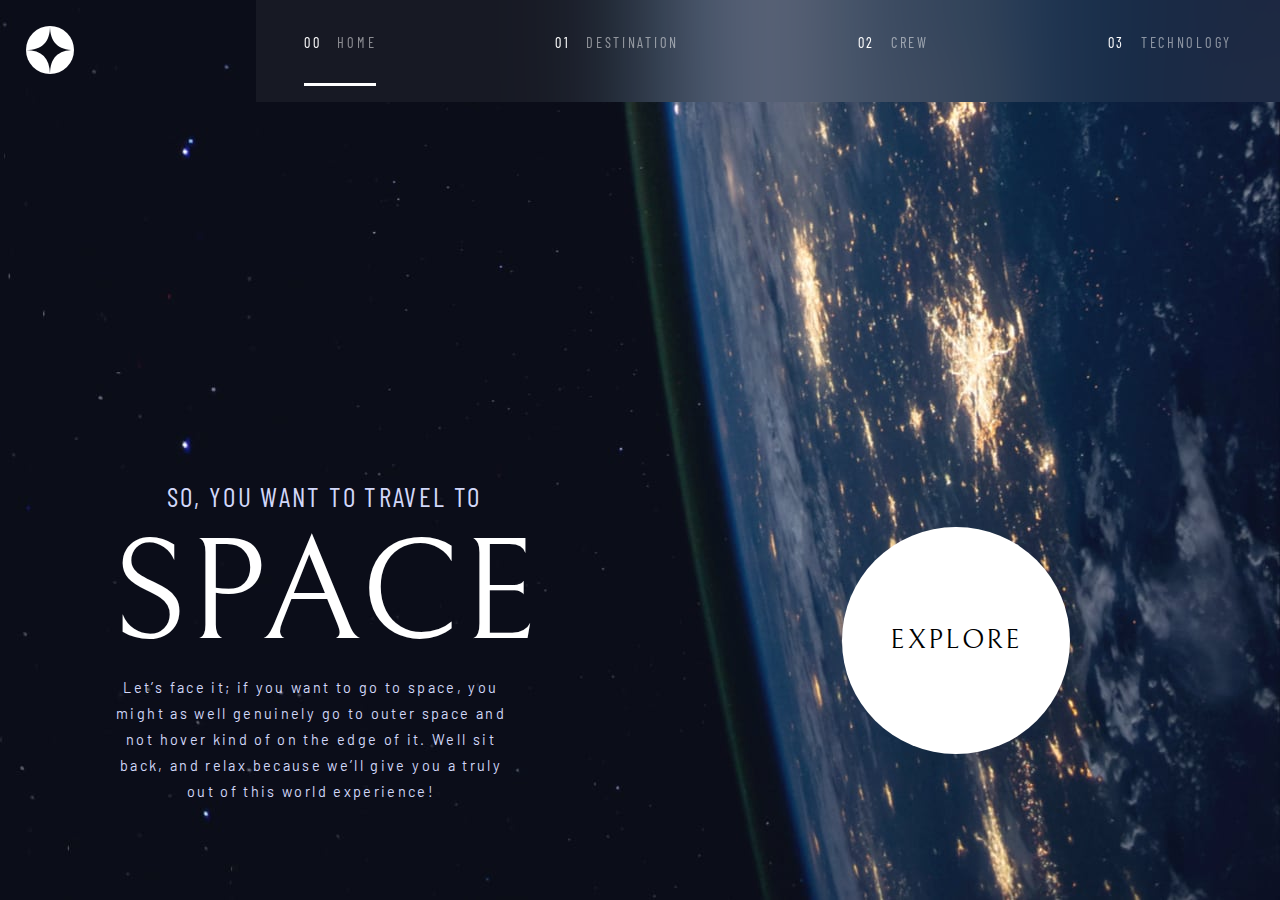
<file: index.html>
<!DOCTYPE html>
<html lang="en">
<head>
  <meta charset="UTF-8">
  <meta name="viewport" content="width=device-width, initial-scale=1.0">

  <link rel="icon" type="image/png" sizes="32x32" href="./assets/favicon-32x32.png">
  <link rel="stylesheet" href="style.css">
  <link rel="preconnect" href="https://fonts.googleapis.com">
  <link rel="preconnect" href="https://fonts.gstatic.com" crossorigin>
  <link href="https://fonts.googleapis.com/css2?family=Barlow&family=Barlow+Condensed&family=Bellefair&display=swap" rel="stylesheet">

  <title>Frontend Mentor | Space tourism website</title>
  <script src="app.js" defer></script>
</head>

<body class="home bg-dark">
    <header class="flex" style="justify-content:space-between">
      <div class="logo"></div>
      <button class="navbar-toggle" aria-expanded="false"></button>
      <nav class="primary-navigation">
        <ul class="navbar flex fs-400 ff-sans-cond letter-spacing-3 uppercase">
          <li><a class="navbar-btn active"  data-btn="home" href="#"><span>00</span>HOME</a></li>
          <li><a class="navbar-btn" data-btn="destination" href="#"><span>01</span>DESTINATION</a></li>
          <li><a class="navbar-btn"  data-btn="crew"href="#"><span>02</span>CREW</a></li>
          <li><a class="navbar-btn" data-btn="technology" href="#"><span>03</span>TECHNOLOGY</a></li>
        </ul>
      </nav>
    </header>

  <main class="container container--home grid" data-page="home" >

    <div>
      <h1> 
        <p class="text-light ff-sans-cond letter-spacing-2 fs-600 uppercase">So, you want to travel to</p>
        <p class="text-white uppercase ff-serif fs-900 small-lh">Space</p>
      </h1>
      <p class="text-light ff-sans fs-400 letter-spacing-2 big-lh" style="max-width:50ch;">  Let’s face it; if you want to go to space, you might as well genuinely go to 
        outer space and not hover kind of on the edge of it. Well sit back, and relax 
        because we’ll give you a truly out of this world experience!</p>
    </div>
    <div>
        <button class="large-btn bg-white text-black fs-600 ff-serif letter-spacing-2 uppercase" >explore</button>
    </div>

  </main>





  <main class="container container--destination grid flow" data-page="destination" hidden>
    <p class="numbered-titles text-white ff-sans-cond letter-spacing-2 uppercase fs-500"><span>01</span>Pick your destination</p>
    <picture>
      <img src="./assets/destination/image-moon.webp" alt="the moon">
    </picture>
    <ul class="tabs flex fs-300 ff-sans-cond letter-spacing-3 uppercase">
    </ul>
    <article class="flow">
    </article>
  </main>








  <main class="container" data-page="crew" hidden>
    <h1> 
      <p class="text-light ff-sans-cond letter-spacing-2 fs-600 uppercase">Lorem ipsum dolor sit amet.</p>
      <p class="text-white uppercase ff-serif fs-900 small-lh">lorem 3</p>
    </h1>

  </main>


  <main class="container" data-page="technology" hidden>
    <h1> 
      <p class="text-light ff-sans-cond letter-spacing-2 fs-600 uppercase">Lorem ipsum dolor sit amet.</p>
      <p class="text-white uppercase ff-serif fs-900 small-lh">lorem 4</p>
    </h1>

  </main>
</body>
</html>
</file>
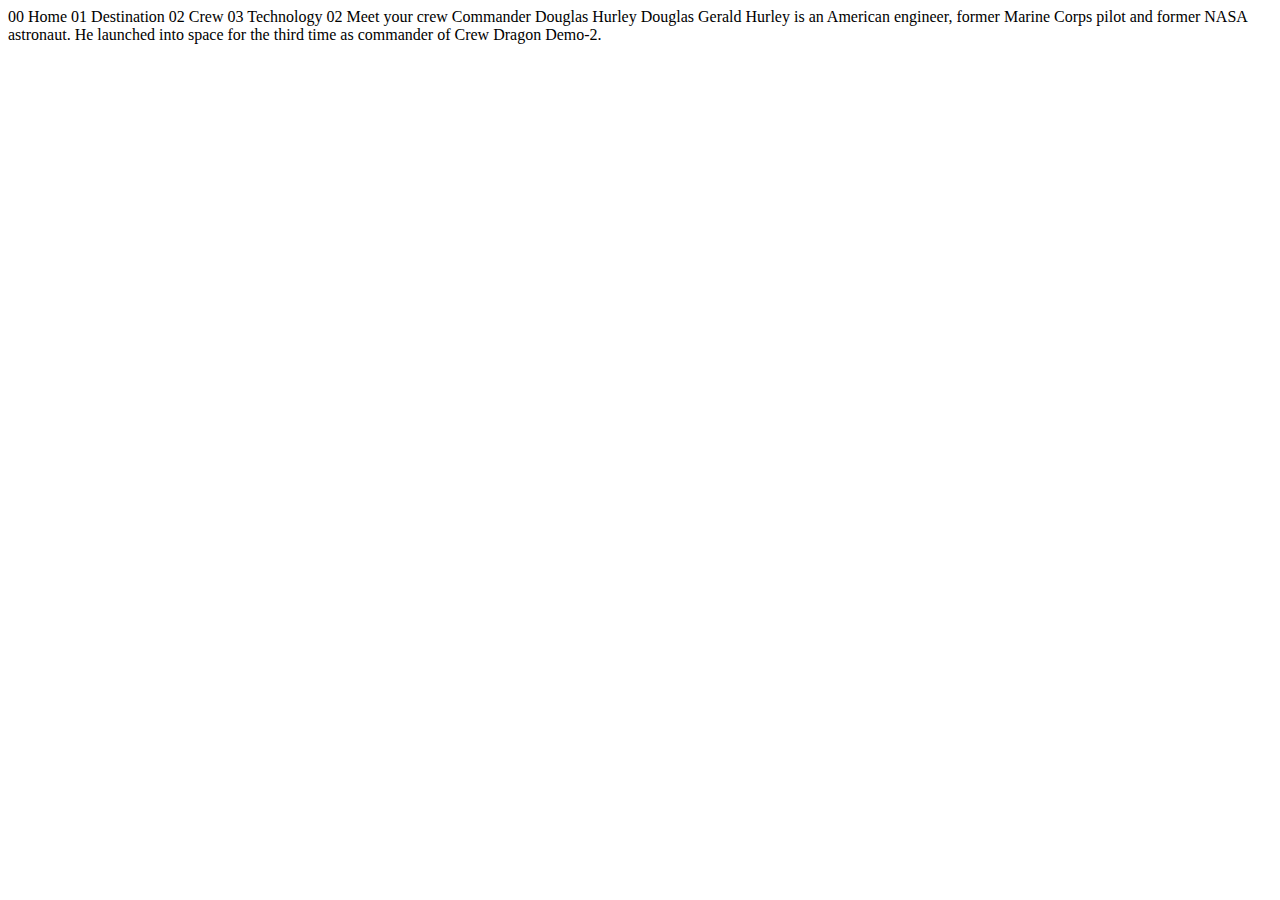
<file: crew-commander.html>
<!DOCTYPE html>
<html lang="en">
<head>
  <meta charset="UTF-8">
  <meta name="viewport" content="width=device-width, initial-scale=1.0">

  <link rel="icon" type="image/png" sizes="32x32" href="./assets/favicon-32x32.png">
  
  <title>Frontend Mentor | Space tourism website</title>
</head>
<body>

  00 Home
  01 Destination
  02 Crew
  03 Technology

  02 Meet your crew

  Commander
  Douglas Hurley

  Douglas Gerald Hurley is an American engineer, former Marine Corps pilot 
  and former NASA astronaut. He launched into space for the third time as 
  commander of Crew Dragon Demo-2.
</body>
</html>
</file>
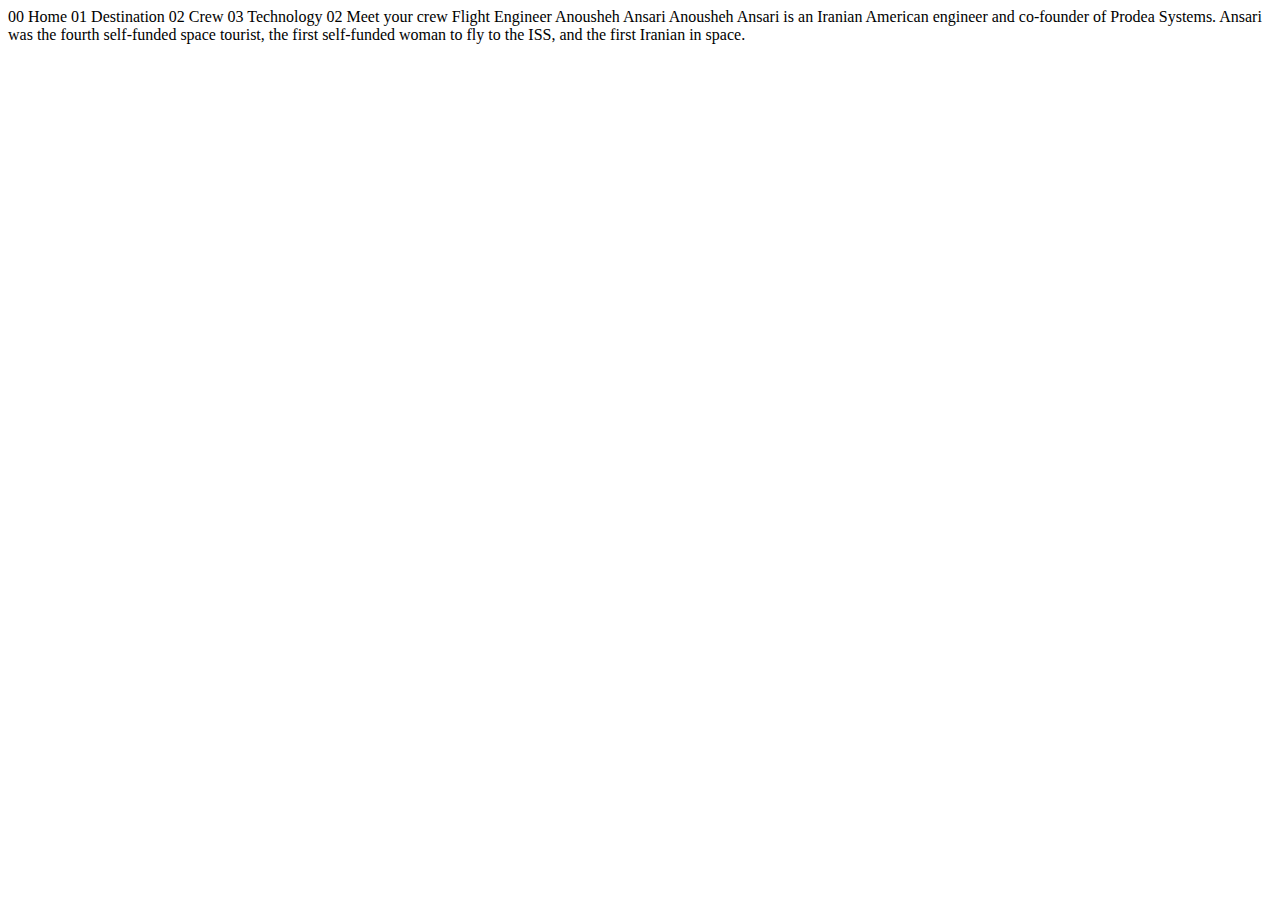
<file: crew-engineer.html>
<!DOCTYPE html>
<html lang="en">
<head>
  <meta charset="UTF-8">
  <meta name="viewport" content="width=device-width, initial-scale=1.0">

  <link rel="icon" type="image/png" sizes="32x32" href="./assets/favicon-32x32.png">
  
  <title>Frontend Mentor | Space tourism website</title>
</head>
<body>

  00 Home
  01 Destination
  02 Crew
  03 Technology

  02 Meet your crew

  Flight Engineer
  Anousheh Ansari

  Anousheh Ansari is an Iranian American engineer and co-founder of Prodea Systems. 
  Ansari was the fourth self-funded space tourist, the first self-funded woman to 
  fly to the ISS, and the first Iranian in space. 
</body>
</html>
</file>
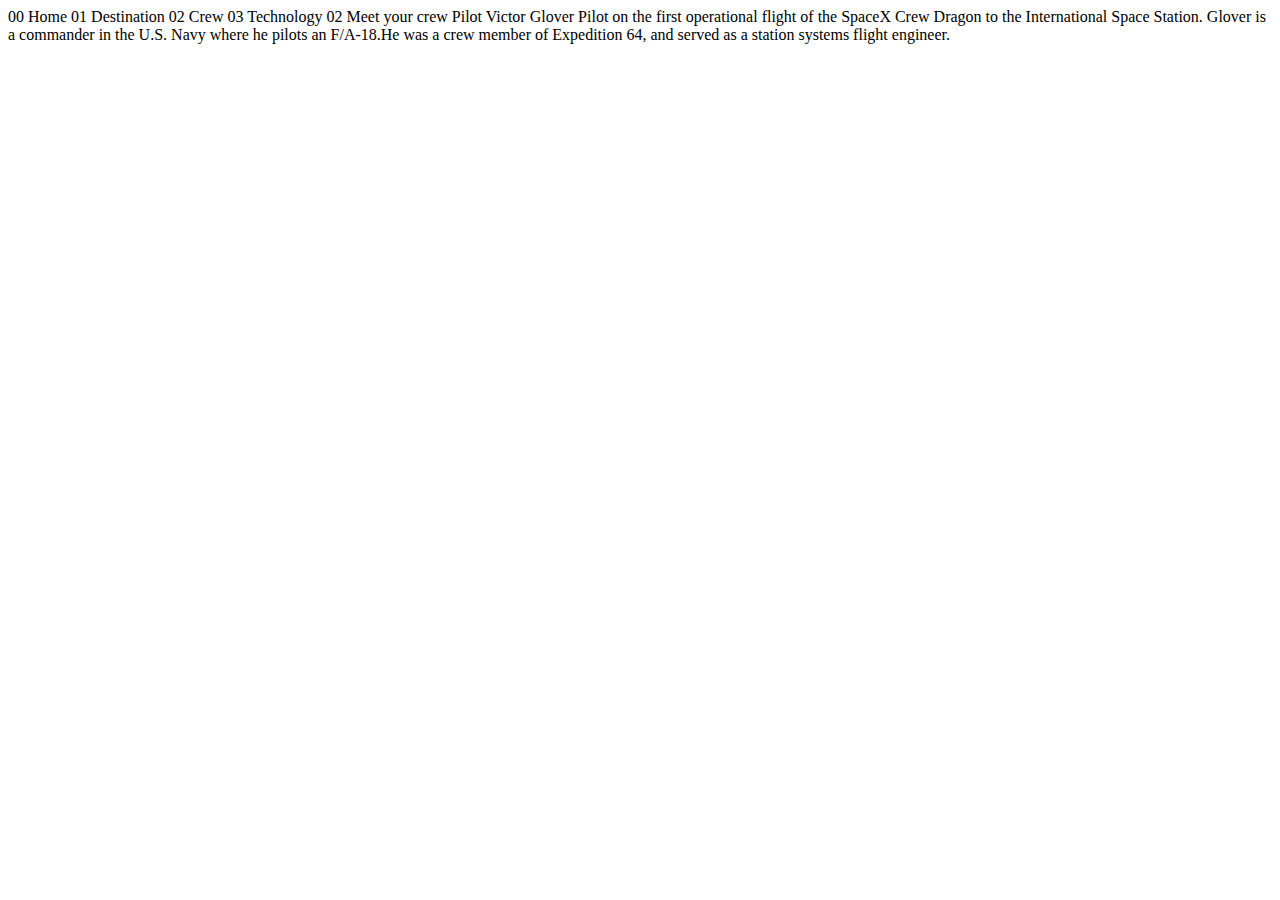
<file: crew-pilot.html>
<!DOCTYPE html>
<html lang="en">
<head>
  <meta charset="UTF-8">
  <meta name="viewport" content="width=device-width, initial-scale=1.0">

  <link rel="icon" type="image/png" sizes="32x32" href="./assets/favicon-32x32.png">
  
  <title>Frontend Mentor | Space tourism website</title>
</head>
<body>

  00 Home
  01 Destination
  02 Crew
  03 Technology

  02 Meet your crew

  Pilot
  Victor Glover

  Pilot on the first operational flight of the SpaceX Crew Dragon to the 
  International Space Station. Glover is a commander in the U.S. Navy where 
  he pilots an F/A-18.He was a crew member of Expedition 64, and served as a 
  station systems flight engineer. 
</body>
</html>
</file>
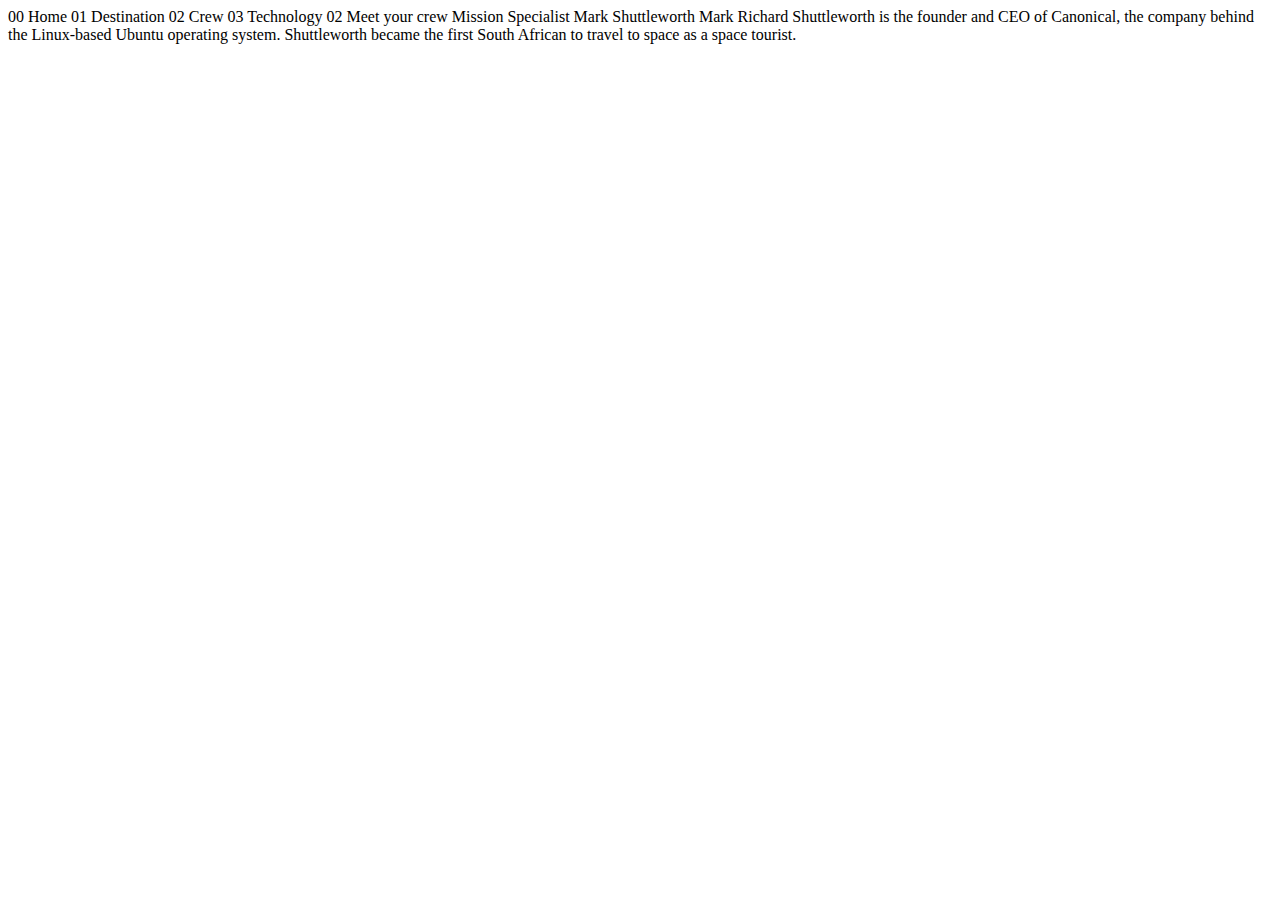
<file: crew-specialist.html>
<!DOCTYPE html>
<html lang="en">
<head>
  <meta charset="UTF-8">
  <meta name="viewport" content="width=device-width, initial-scale=1.0">

  <link rel="icon" type="image/png" sizes="32x32" href="./assets/favicon-32x32.png">
  
  <title>Frontend Mentor | Space tourism website</title>
</head>
<body>

  00 Home
  01 Destination
  02 Crew
  03 Technology

  02 Meet your crew

  Mission Specialist
  Mark Shuttleworth

  Mark Richard Shuttleworth is the founder and CEO of Canonical, the company behind 
  the Linux-based Ubuntu operating system. Shuttleworth became the first South 
  African to travel to space as a space tourist.
</body>
</html>
</file>
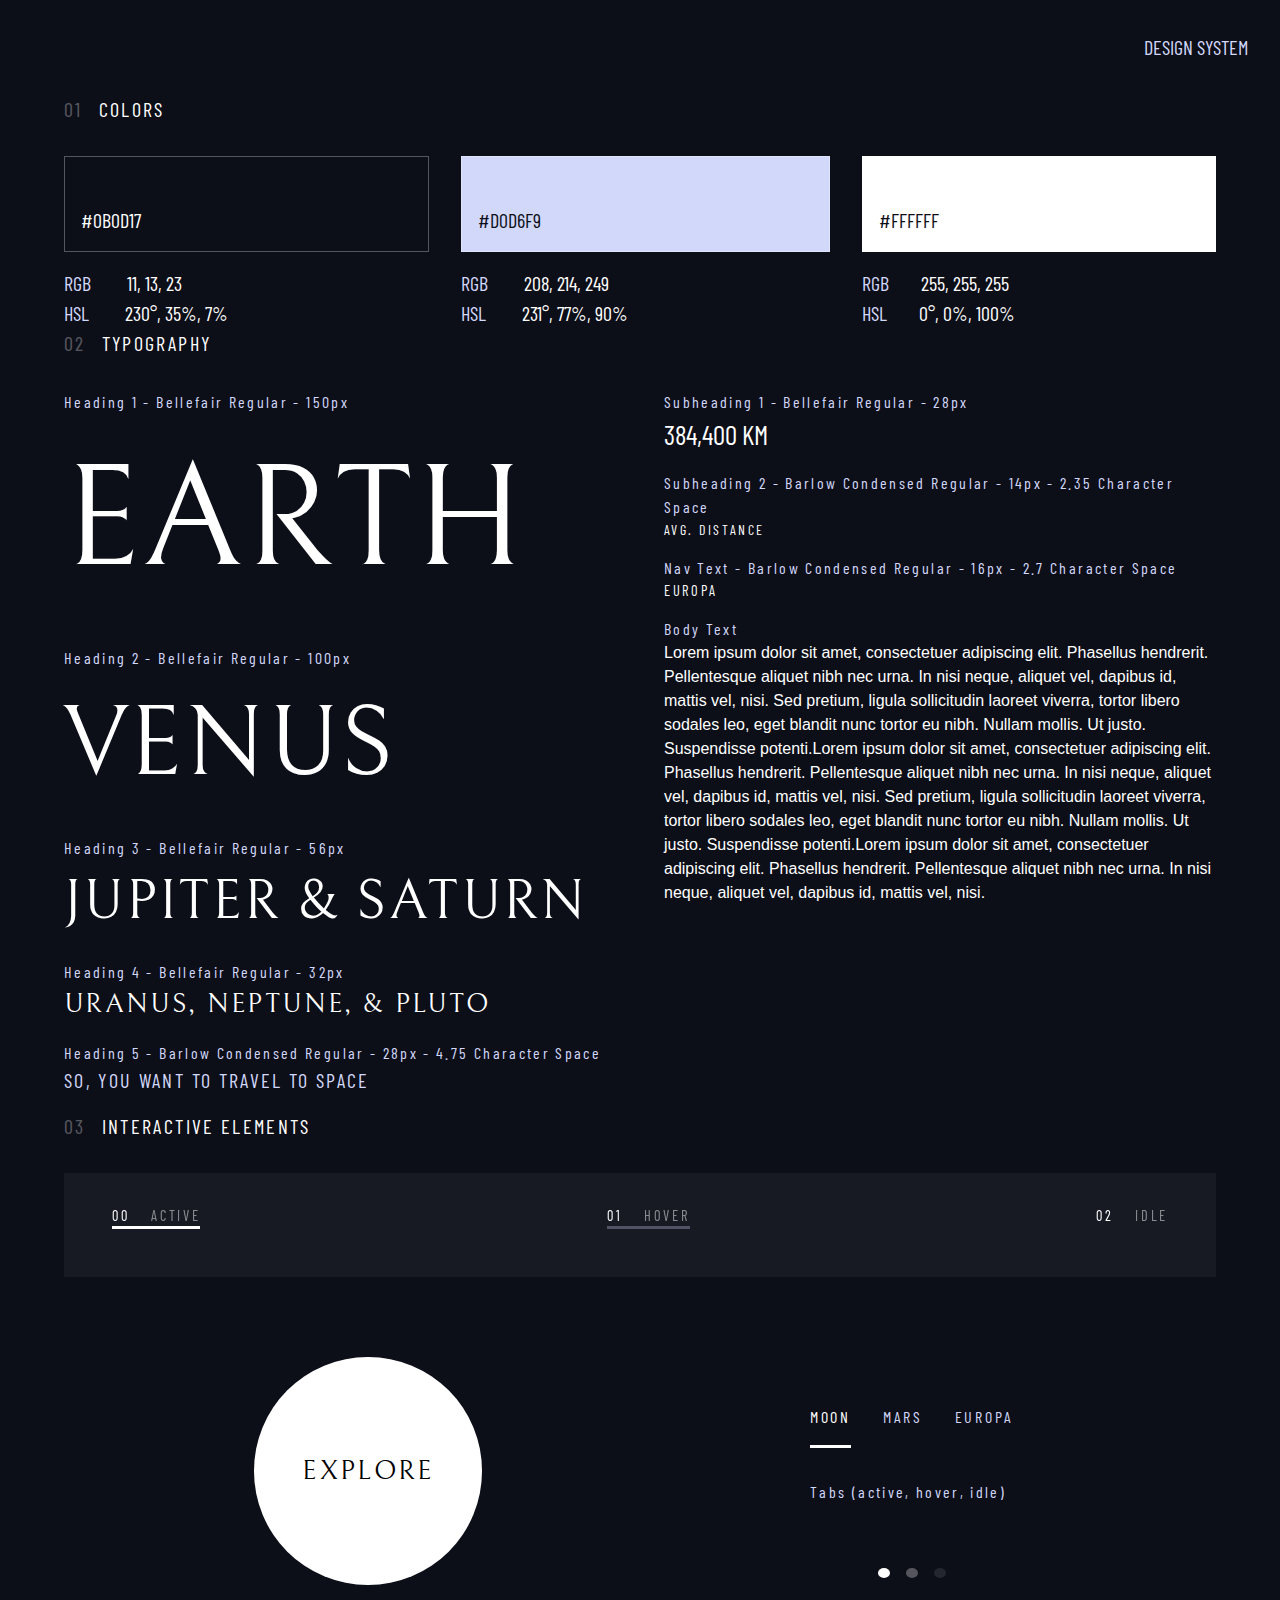
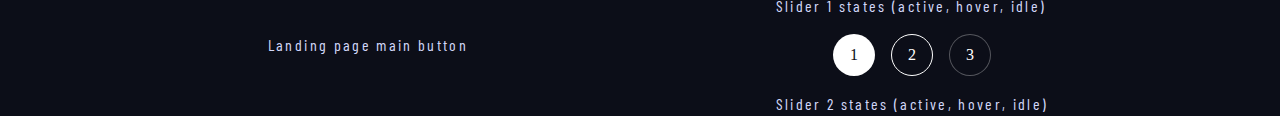
<file: design-system.html>
<!DOCTYPE html>
<html lang="en">
<head>
    <meta charset="UTF-8">
    <meta http-equiv="X-UA-Compatible" content="IE=edge">
    <meta name="viewport" content="width=device-width, initial-scale=1.0">
    <link rel="stylesheet" href="style.css">
    <link rel="preconnect" href="https://fonts.googleapis.com">
    <link rel="preconnect" href="https://fonts.googleapis.com">
    <link rel="preconnect" href="https://fonts.gstatic.com" crossorigin>
    <link href="https://fonts.googleapis.com/css2?family=Barlow+Condensed&family=Bellefair&display=swap" rel="stylesheet">
    <title>Design System</title>
</head>
<body class="bg-dark">
    <div class="container">
    
        <h1 class="ff-sans-cond text-light uppercase fs-500" id="title">design system</h1>
        
        
        <section id = "color" class="container">
            <p class="numbered-titles text-white ff-sans-cond letter-spacing-2 uppercase fs-500"><span>01</span>colors</p> 

            <div class="flex" style="gap: 2rem;">
                <div style="flex-grow: 1;">
                    <div class="color-squares bg-dark ff-sans-cond text-white uppercase fs-500">#0B0D17</div>
                    <p class="colors"> <span>RGB</span> 11, 13, 23</p>
                    <p class="colors"> <span>HSL</span> 230°, 35%, 7%</p>
                </div>
                <div style="flex-grow: 1;">
                    <div class="color-squares bg-light ff-sans-cond text-dark uppercase fs-500">#D0D6F9</div>
                    <p class="colors"> <span>RGB</span> 208, 214, 249</p>
                    <p class="colors"> <span>HSL</span> 231°, 77%, 90%</p>
                </div>
                <div style="flex-grow: 1;">
                    <div class="color-squares bg-white ff-sans-cond text-dark uppercase fs-500"style="flex-grow: 1;">#FFFFFF</div>
                    <p class="colors"> <span>RGB</span>255, 255, 255</p>
                    <p class="colors"> <span>HSL</span>0°, 0%, 100%</p>
                </div>
            </div>
        </section>

        <section id="typography" class="container">
            <p class="numbered-titles text-white ff-sans-cond letter-spacing-2 uppercase fs-500"><span>02</span>typography</p> 

            <div class="flex" style="gap: 3rem;">
                <div class="flow" style="flex-grow: 1; flex-basis: 0;">
                    <div>
                        <p class="text-light fs-300 ff-sans-cond letter-spacing-2">Heading 1 - Bellefair Regular - 150px</p>
                        <p class="text-white fs-900 ff-serif letter-spacing-2 uppercase">earth</p>
                    </div>

                    <div>
                        <p class="text-light fs-300 ff-sans-cond letter-spacing-2">Heading 2 - Bellefair Regular - 100px</p>
                        <p class="text-white fs-800 ff-serif letter-spacing-2 uppercase">venus</p>
                    </div>

                    <div>
                        <p class="text-light fs-300 ff-sans-cond letter-spacing-2">Heading 3 - Bellefair Regular - 56px</p>
                        <p class="text-white fs-700 ff-serif letter-spacing-2 uppercase">jupiter & saturn</p>
                    </div>

                    <div>
                        <p class="text-light fs-300 ff-sans-cond letter-spacing-2">Heading 4 - Bellefair Regular - 32px</p>
                        <p class="text-white fs-600 ff-serif letter-spacing-2 uppercase">URANUS, NEPTUNE, & PLUTO</p>
                    </div>

                    <div>
                        <p class="text-light fs-300 ff-sans-cond letter-spacing-2">Heading 5 - Barlow Condensed Regular - 28px - 4.75 Character Space</p>
                        <p class="text-light fs-500 ff-sans-cond letter-spacing-2 uppercase">SO, YOU WANT TO TRAVEL TO SPACE</p>
                    </div>
                </div>

                <div class="flow" style="flex-grow: 1; flex-basis: 0;">
                    <div>
                        <p class="text-light fs-300 ff-sans-cond letter-spacing-2">Subheading 1 - Bellefair Regular - 28px</p>
                        <p class="text-white fs-600 ff-sans-cond uppercase">384,400 km</p>
                    </div>
                    <div>
                        <p class="text-light fs-300 ff-sans-cond letter-spacing-2">Subheading 2 - Barlow Condensed Regular - 14px - 2.35 Character Space</p>
                        <p class="text-white fs-200 ff-sans-cond letter-spacing-2 uppercase">AVG. DISTANCE</p>
                    </div>
                    <div>
                        <p class="text-light fs-300 ff-sans-cond letter-spacing-2">Nav Text - Barlow Condensed Regular - 16px - 2.7 Character Space</p>
                        <p class="text-white fs-400 ff-sans-cond letter-spacing-3 uppercase">EUROPA</p>
                    </div>
                    <div>
                        <p class="text-light fs-300 ff-sans-cond letter-spacing-2">Body Text</p>
                        <p class="text-white fs-300 ff-sans">Lorem ipsum dolor sit amet, consectetuer adipiscing elit. Phasellus hendrerit. Pellentesque aliquet nibh nec urna. In nisi neque, aliquet vel, dapibus id, mattis vel, nisi. Sed pretium, ligula sollicitudin laoreet viverra, tortor libero sodales leo, eget blandit nunc tortor eu nibh. Nullam mollis. Ut justo. Suspendisse potenti.Lorem ipsum dolor sit amet, consectetuer adipiscing elit. Phasellus hendrerit. Pellentesque aliquet nibh nec urna. In nisi neque, aliquet vel, dapibus id, mattis vel, nisi. Sed pretium, ligula sollicitudin laoreet viverra, tortor libero sodales leo, eget blandit nunc tortor eu nibh. Nullam mollis. Ut justo. Suspendisse potenti.Lorem ipsum dolor sit amet, consectetuer adipiscing elit. Phasellus hendrerit. Pellentesque aliquet nibh nec urna. In nisi neque, aliquet vel, dapibus id, mattis vel, nisi. </p>
                    </div>
                </div>
            </div>
        </section>

        <section id="elements" class="container">
            <p class="numbered-titles text-white ff-sans-cond letter-spacing-2 uppercase fs-500"><span>03</span>interactive elements</p>
            

                <ul class="navbar flex fs-400 ff-sans-cond letter-spacing-3 uppercase">
                    <li class="active"><span>00</span> ACTIVE </li>
                    <li class="hover"><span>01</span> HOVER </li>
                    <li> <span>02</span> IDLE </li>
                </ul>

                <div class="flex container" style="margin-top:5rem;">
                    <div class="flex"style="flex-grow: 1; flex-basis: 0; flex-direction: column; align-items:center;">
                        <button class="large-btn bg-white text-black fs-600 ff-serif letter-spacing-2 uppercase" >explore</button>
                        <p class="text-light fs-300 ff-sans-cond letter-spacing-2" style="margin-top: 3rem;">Landing page main button</p>

                    </div>

                    <div class="flex" style="flex-grow: 1; flex-basis: 0; flex-direction: column; align-items:center; gap:3rem;"> 
                        
                        <div class="text-light">
                            <ul class="tabs flex fs-300 ff-sans-cond letter-spacing-3 uppercase">
                                <li class="active">MOON</li>
                                <li class="hover">MARS</li>
                                <li>EUROPA</li>
                            </ul>
                            <p class="text-light fs-300 ff-sans-cond letter-spacing-2" style="margin-top: 1rem;">Tabs (active, hover, idle)</p>
                        </div>

                        <div>
                            <div class="dots flex" style="margin-top: 1rem; gap:1rem; justify-content: center;">
                                <button class="active"></button>
                                <button class="hover"></button>
                                <button></button>
                            </div>
                            <p class="text-light fs-300 ff-sans-cond letter-spacing-2" style="margin-top: 1rem;">Slider 1 states  (active, hover, idle)</p>

                            
                        <div>
                            <div class="slider-numbers text-black flex" style="margin-top: 1rem; gap:1rem; justify-content: center;">
                                <button class="active">1</button>
                                <button class="hover">2</button>
                                <button>3</button>
                            </div>
                            <p class="text-light fs-300 ff-sans-cond letter-spacing-2" style="margin-top: 1rem;">Slider 2 states  (active, hover, idle)</p>

                            
                        </div>
                        
                    </div>



                </div>




        </section>


    </div>

</body>
</html>
</file>
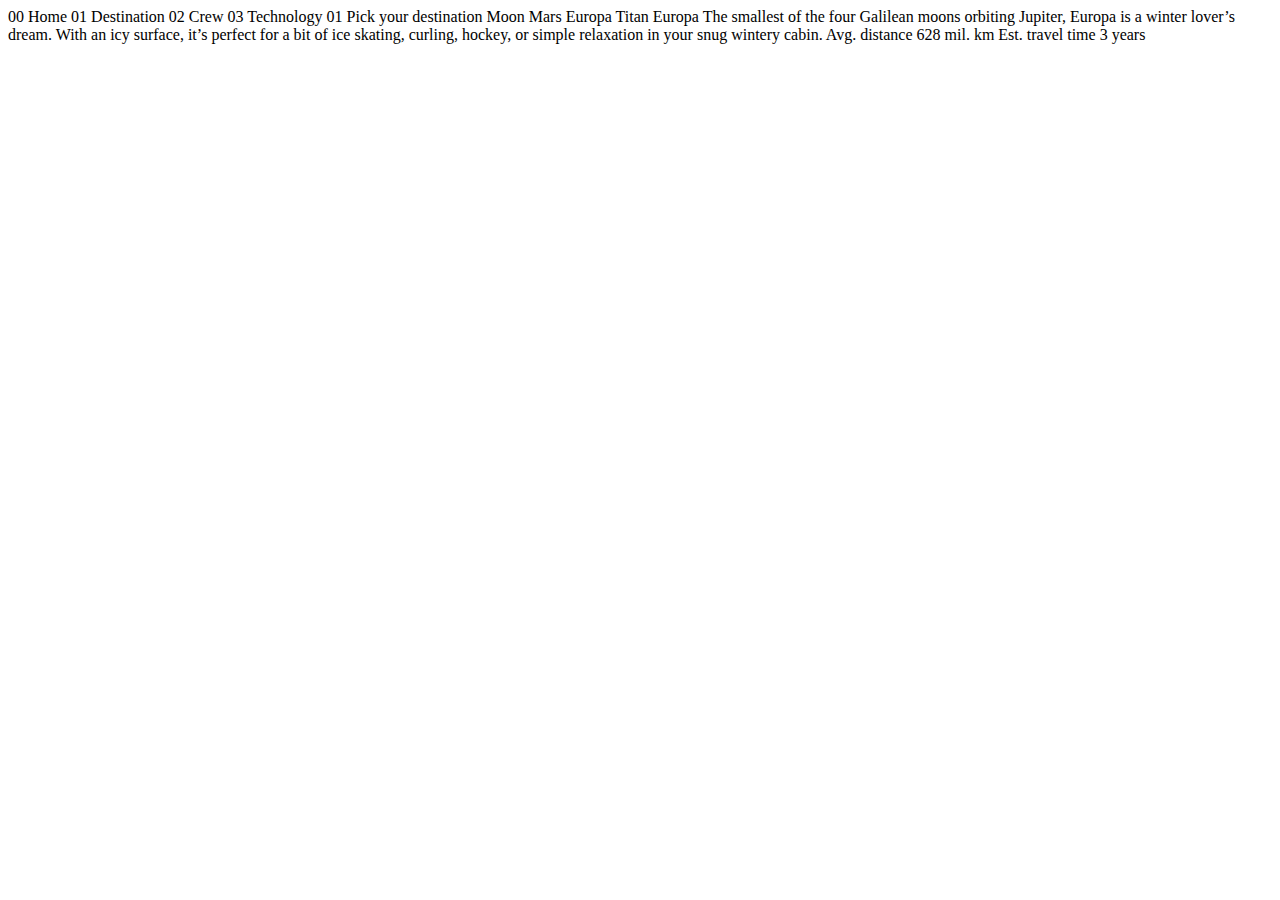
<file: destination-europa.html>
<!DOCTYPE html>
<html lang="en">
<head>
  <meta charset="UTF-8">
  <meta name="viewport" content="width=device-width, initial-scale=1.0">

  <link rel="icon" type="image/png" sizes="32x32" href="./assets/favicon-32x32.png">
  
  <title>Frontend Mentor | Space tourism website</title>
</head>
<body>

  00 Home
  01 Destination
  02 Crew
  03 Technology

  01 Pick your destination

  Moon
  Mars
  Europa
  Titan

  Europa

  The smallest of the four Galilean moons orbiting Jupiter, Europa is a 
  winter lover’s dream. With an icy surface, it’s perfect for a bit of 
  ice skating, curling, hockey, or simple relaxation in your snug 
  wintery cabin.

  Avg. distance
  628 mil. km

  Est. travel time
  3 years
</body>
</html>
</file>
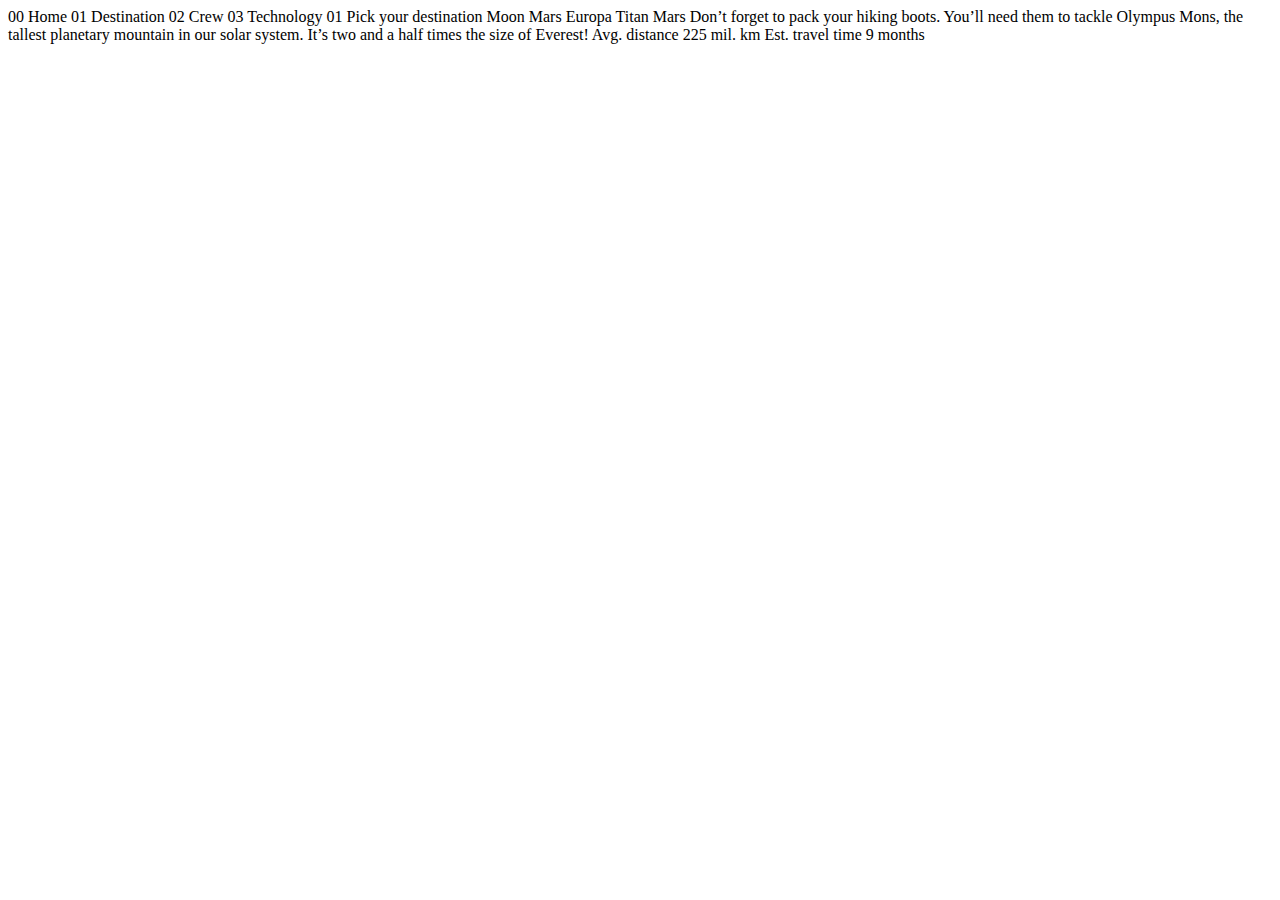
<file: destination-mars.html>
<!DOCTYPE html>
<html lang="en">
<head>
  <meta charset="UTF-8">
  <meta name="viewport" content="width=device-width, initial-scale=1.0">

  <link rel="icon" type="image/png" sizes="32x32" href="./assets/favicon-32x32.png">
  
  <title>Frontend Mentor | Space tourism website</title>
</head>
<body>

  00 Home
  01 Destination
  02 Crew
  03 Technology

  01 Pick your destination

  Moon
  Mars
  Europa
  Titan

  Mars

  Don’t forget to pack your hiking boots. You’ll need them to tackle Olympus Mons, 
  the tallest planetary mountain in our solar system. It’s two and a half times 
  the size of Everest!

  Avg. distance
  225 mil. km

  Est. travel time
  9 months
</body>
</html>
</file>
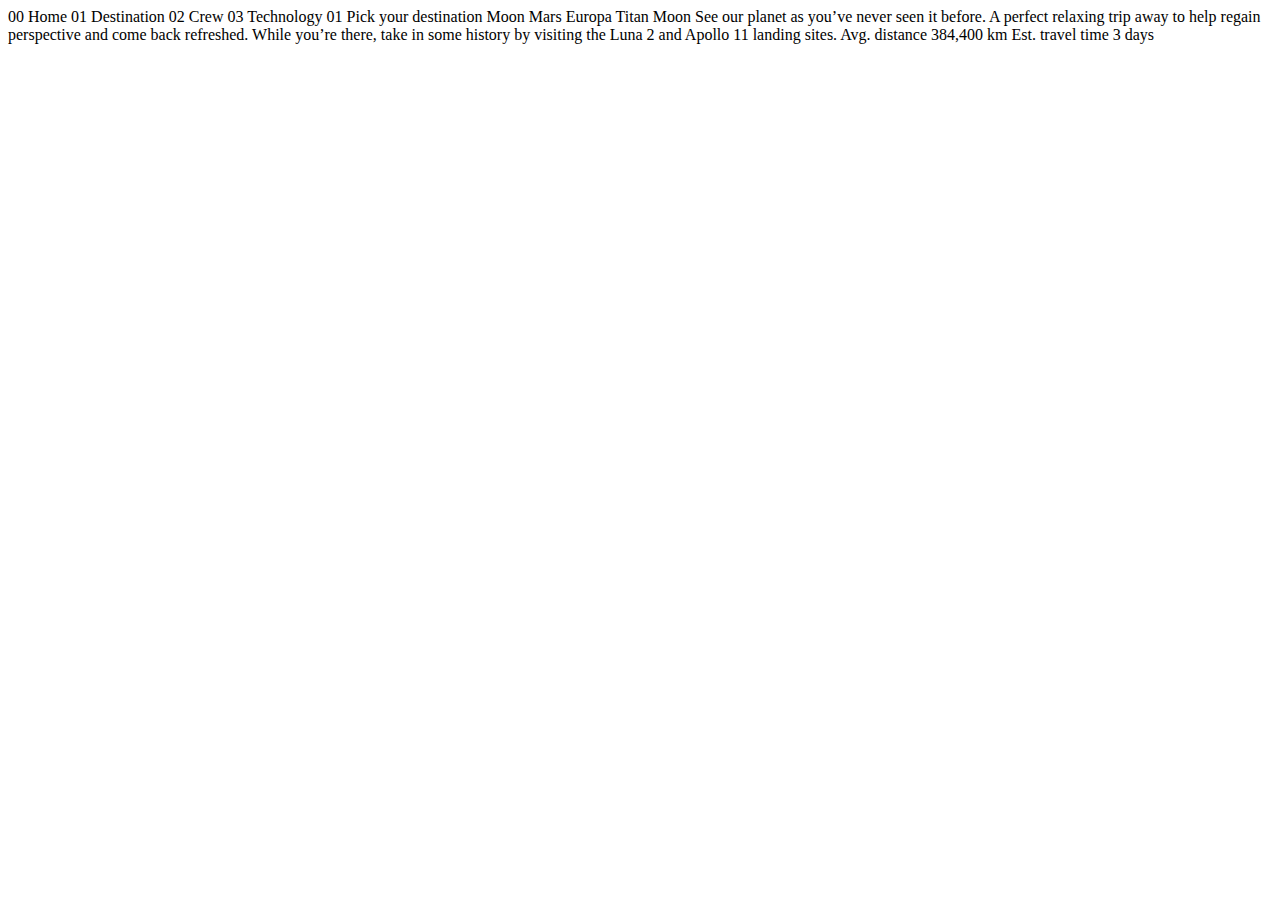
<file: destination-moon.html>
<!DOCTYPE html>
<html lang="en">
<head>
  <meta charset="UTF-8">
  <meta name="viewport" content="width=device-width, initial-scale=1.0">

  <link rel="icon" type="image/png" sizes="32x32" href="./assets/favicon-32x32.png">
  
  <title>Frontend Mentor | Space tourism website</title>
</head>
<body>

  00 Home
  01 Destination
  02 Crew
  03 Technology

  01 Pick your destination

  Moon
  Mars
  Europa
  Titan

  Moon

  See our planet as you’ve never seen it before. A perfect relaxing trip away to help 
  regain perspective and come back refreshed. While you’re there, take in some history 
  by visiting the Luna 2 and Apollo 11 landing sites.

  Avg. distance
  384,400 km

  Est. travel time
  3 days
</body>
</html>
</file>
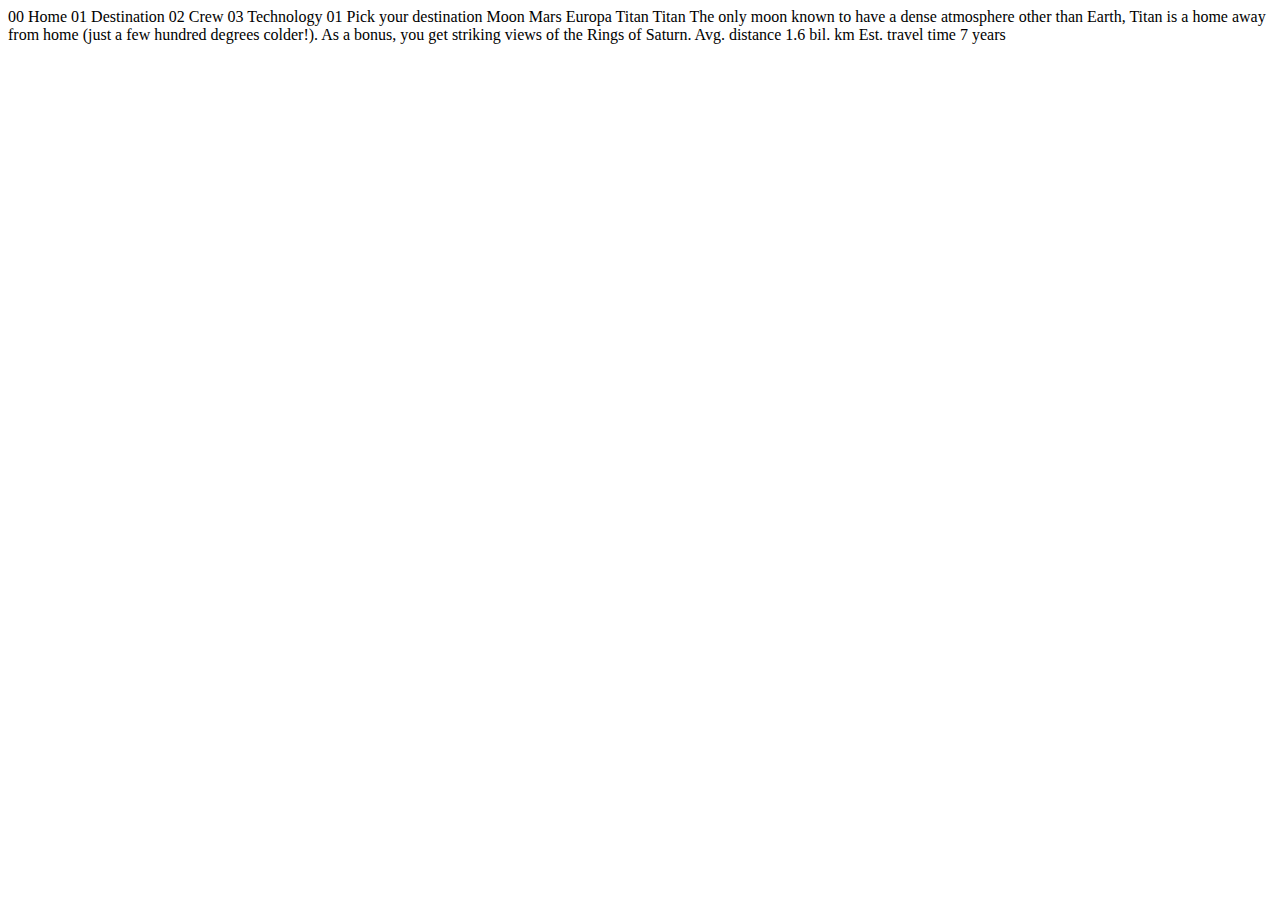
<file: destination-titan.html>
<!DOCTYPE html>
<html lang="en">
<head>
  <meta charset="UTF-8">
  <meta name="viewport" content="width=device-width, initial-scale=1.0">

  <link rel="icon" type="image/png" sizes="32x32" href="./assets/favicon-32x32.png">
  
  <title>Frontend Mentor | Space tourism website</title>
</head>
<body>

  00 Home
  01 Destination
  02 Crew
  03 Technology

  01 Pick your destination

  Moon
  Mars
  Europa
  Titan

  Titan

  The only moon known to have a dense atmosphere other than Earth, Titan 
  is a home away from home (just a few hundred degrees colder!). As a 
  bonus, you get striking views of the Rings of Saturn.

  Avg. distance
  1.6 bil. km

  Est. travel time
  7 years
</body>
</html>
</file>
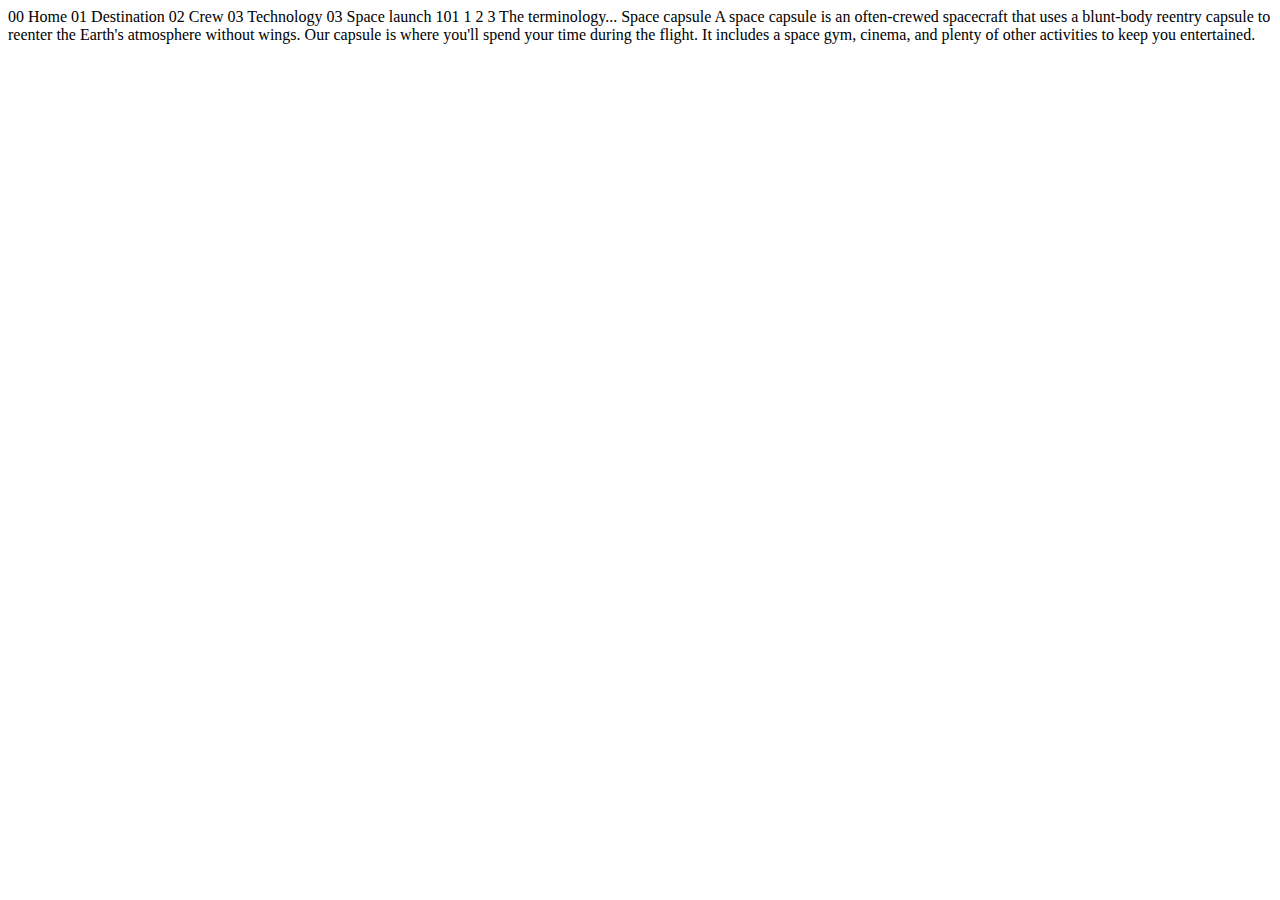
<file: technology-capsule.html>
<!DOCTYPE html>
<html lang="en">
<head>
  <meta charset="UTF-8">
  <meta name="viewport" content="width=device-width, initial-scale=1.0">

  <link rel="icon" type="image/png" sizes="32x32" href="./assets/favicon-32x32.png">
  
  <title>Frontend Mentor | Space tourism website</title>
</head>
<body>

  00 Home
  01 Destination
  02 Crew
  03 Technology

  03 Space launch 101

  1
  2
  3

  The terminology...
  Space capsule

  A space capsule is an often-crewed spacecraft that uses a blunt-body reentry 
  capsule to reenter the Earth's atmosphere without wings. Our capsule is where 
  you'll spend your time during the flight. It includes a space gym, cinema, 
  and plenty of other activities to keep you entertained.
</body>
</html>
</file>
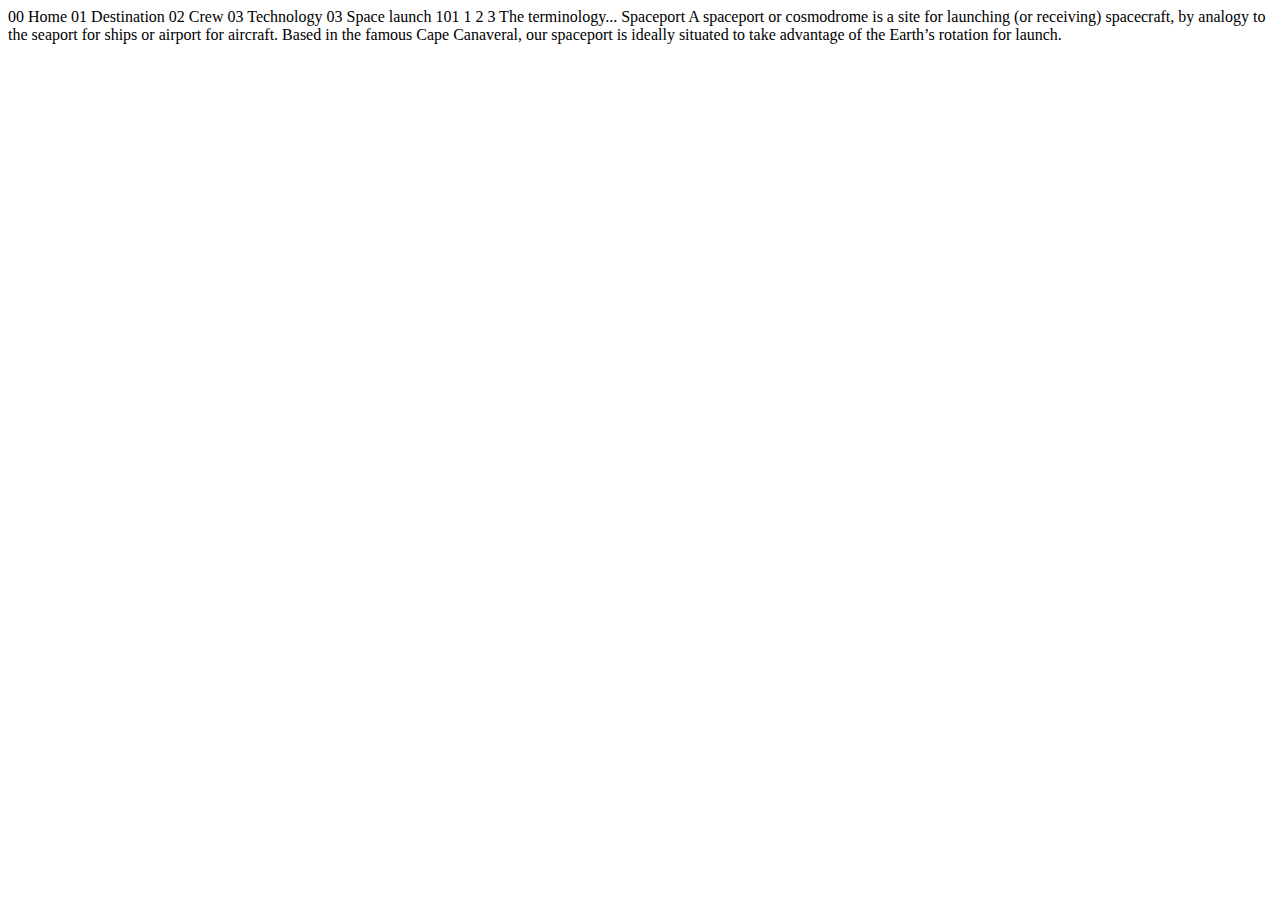
<file: technology-spaceport.html>
<!DOCTYPE html>
<html lang="en">
<head>
  <meta charset="UTF-8">
  <meta name="viewport" content="width=device-width, initial-scale=1.0">

  <link rel="icon" type="image/png" sizes="32x32" href="./assets/favicon-32x32.png">
  
  <title>Frontend Mentor | Space tourism website</title>
</head>
<body>

  00 Home
  01 Destination
  02 Crew
  03 Technology

  03 Space launch 101

  1
  2
  3

  The terminology...
  Spaceport

  A spaceport or cosmodrome is a site for launching (or receiving) spacecraft, 
  by analogy to the seaport for ships or airport for aircraft. Based in the 
  famous Cape Canaveral, our spaceport is ideally situated to take advantage 
  of the Earth’s rotation for launch.
</body>
</html>
</file>
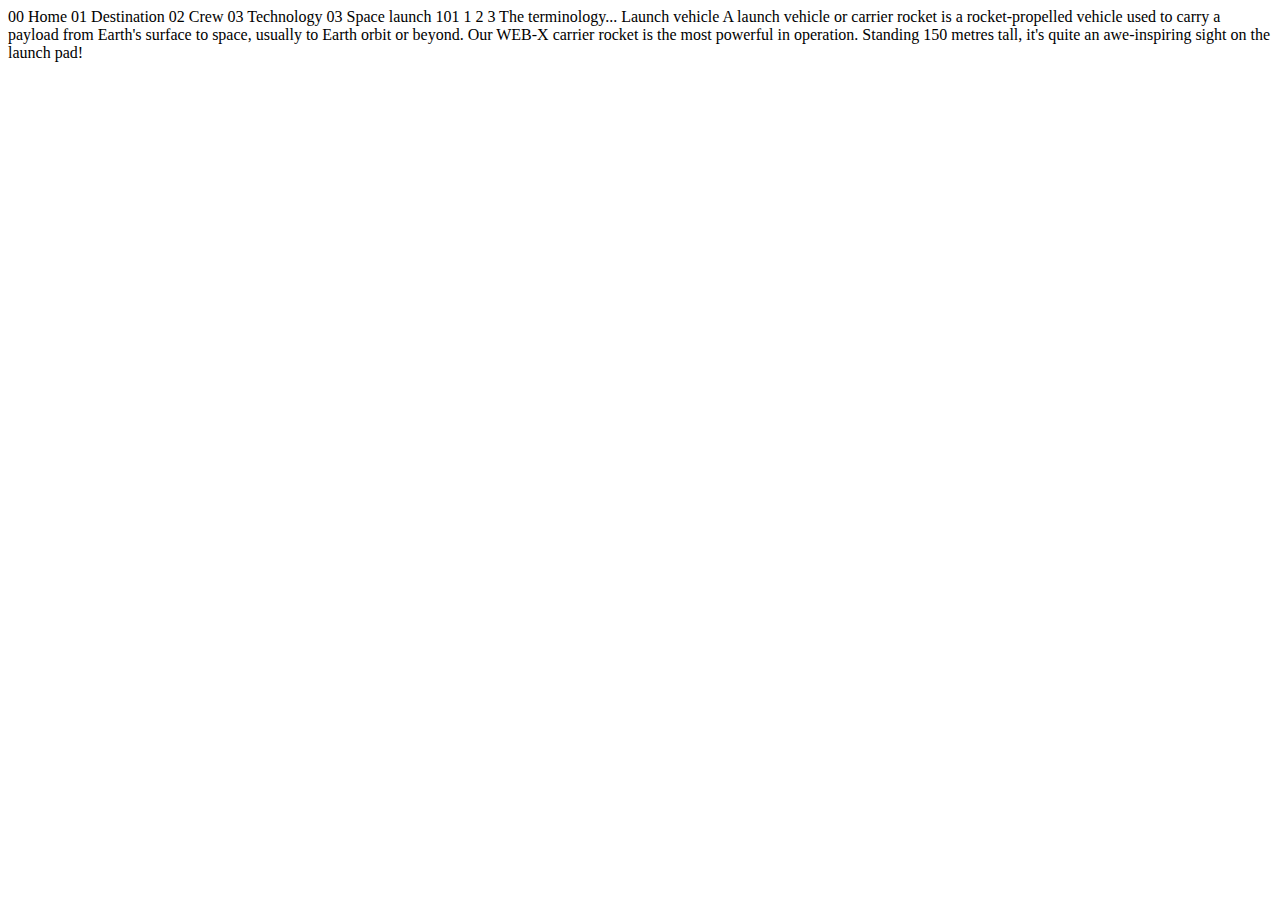
<file: technology-vehicle.html>
<!DOCTYPE html>
<html lang="en">
<head>
  <meta charset="UTF-8">
  <meta name="viewport" content="width=device-width, initial-scale=1.0">

  <link rel="icon" type="image/png" sizes="32x32" href="./assets/favicon-32x32.png">
  
  <title>Frontend Mentor | Space tourism website</title>
</head>
<body>

  00 Home
  01 Destination
  02 Crew
  03 Technology

  03 Space launch 101

  1
  2
  3

  The terminology...
  Launch vehicle

  A launch vehicle or carrier rocket is a rocket-propelled vehicle used to carry a 
  payload from Earth's surface to space, usually to Earth orbit or beyond. Our 
  WEB-X carrier rocket is the most powerful in operation. Standing 150 metres tall, 
  it's quite an awe-inspiring sight on the launch pad!
</body>
</html>
</file>
<file: style.css>
:root {
    --color-dark : 230, 35%, 7%;
    --color-light : 231, 77%, 90%;
    --color-white : 0, 0%, 100%;
}
/* 
* > * {
    background-color: hsl(var(--color-light), .1);
} */


/* ===========
    RESET
   ============ */

*,
*::before,
*::after {
    box-sizing: border-box;
}

/*  to make sure that hidden content is over-ruled by display: grid or smthg else */
[hidden] { display: none !important; }

body,
h1,
h2,
h3,
h4,
h5,
p,
figure,
picture {
    margin: 0;
}



html, 
body {
    position: relative;
    min-height: 100vh;
    min-width: 100vw;
    line-height: 1.5;
    overflow-x: hidden;

}

img,
picture {
    max-width: 100%;
    display: block;
}

/* make form elements easier to work with */
input,
button,
textarea,
select {
    font: inherit;
}

/* remove animations for people who've turned them off */
@media (prefers-reduced-motion: reduce) {  
  *,
  *::before,
  *::after {
    animation-duration: 0.01ms !important;
    animation-iteration-count: 1 !important;
    transition-duration: 0.01ms !important;
    scroll-behavior: auto !important;
    }
}

/* ===========
    Utility Classes
   ============ */

/* display */

.flex {
    display: flex;
}

.grid {
    display: grid;
}

.container {
    padding-inline: 2rem;
}

.flow > * {margin-bottom: var(--flow-gap, 1rem)}

/* colors */

.bg-dark { background-color: hsl(var(--color-dark));}
.bg-light { background-color: hsl(var(--color-light));}
.bg-white { background-color: hsl(var(--color-white));}
.text-dark { color: hsl(var(--color-dark));}
.text-light { color: hsl(var(--color-light));}
.text-white { color: hsl(var(--color-white));}

/* fonts */

.uppercase { text-transform: uppercase;}

.fs-200 { font-size: 0.875rem;}
.fs-300 { font-size: 1rem;}
.fs-400 { font-size: .9rem;}
.fs-500 { font-size: 1.25rem;}
.fs-600 { font-size: clamp(.6rem, 2vw + 1rem, 1.7rem);}
.fs-700 { font-size: 3.5rem;}
.fs-800 { font-size: 6.25rem}
.fs-900 { font-size: clamp(5rem, 10vw + 1rem, 9.375rem);}

@media (min-width: 35em) {
    :root {
        --fs-800: 5rem;
        --fs-700: 2.5rem;
        --fs-600: 1.5rem;
        --fs-400: 1rem;
    }
}

@media (min-width: 45em) {
    :root {
        /* font-sizes */
        --fs-800: 6.25rem;
        --fs-700: 3.5rem;
        --fs-600: 2rem;
        --fs-400: 1.125rem;
    }
}

.ff-serif { font-family:"Bellefair", serif ;}
.ff-sans-cond { font-family: "Barlow Condensed", sans-serif;}
.ff-sans { font-family:"Barlow", sans-serif;}

.letter-spacing-1 { letter-spacing: 2px;}
.letter-spacing-2 { letter-spacing: 2.35px;}
.letter-spacing-3 { letter-spacing: 2.7px;}

.small-lh {
    line-height: 1.1;
}

.big-lh {
    line-height: 1.8
}

h1,
h2,
h3,
h4,
h5,
h6,
p {
    font-weight: 400;
}

.navbar a {
    color : inherit;
    text-decoration: none;
    font-size: inherit;
    font-family: inherit;
}



/* ===========
    LAYOUT
   ============ */

#title{
    padding : 2rem 0 2rem 0;
    text-align: end;
}

/* Page specifics */

.home {
    /* background-image: url(./assets/home/background-home-mobile.jpg); */
    background-repeat : no-repeat;
    background-position: center bottom; 
    background-size: cover;   
}

.container--home {
    align-items: center;
    text-align: center;
    justify-items:  center;
    gap: 2rem;
    padding-top: 1rem;


}

@media (min-width : 35em) {
    .home {
        background-image: url(./assets/home/background-home-tablet.jpg);
        background-repeat : no-repeat;
        background-position: center right; 
        background-size: cover;   
    }
    
    .container--home {
        align-items: center;
        text-align: center;
        justify-content: space-around;
        gap : 3rem;
        padding-top: 40vh;   
    }
    
}

@media (min-width : 45em) {
    .home {
        display: flex;
        flex-direction: column;
        justify-content: flex-start;
        gap : min(30vh, 1rem);

        /* background-image: url(./assets/home/background-home-desktop.jpg); */
        background-repeat : no-repeat;
        background-position: center right; 
    }
    
    .container--home {
        grid-template-columns: 1fr 1fr;
    }
}

.container--destination {
    text-align: center;
    justify-items: center;

}

.container--destination .numbered-titles {
    display: none;
    grid-area: numtitle;
}

.container--destination picture {
    max-width: 50%;
}





@media (min-width : 35em) {
    .container--destination .numbered-titles {
        display: block;
        padding-top: 2rem;
        justify-self: start;
    }

    .container--destination {
        grid-template-areas:
        " numtitle"
        " image "
        " tabs "
        " article "
        ;
    }

    .container--destination picture {
        max-width: 50%;
        grid-area: image;
    }

        
    .container--destination .planet-name {
        grid-area : title;
    }

        
    .container--destination .planet-infos {
        grid-area : text;
    }
    
    .container--destination .tabs {
        grid-area : tabs;
    }

    .container--destination .divider {
        grid-area: divider;
    }

    .container--destination .distance {
        grid-area: distance;
    }

    .container--destination .travel {
        grid-area: travel;
    }

    .container--destination article {
        --flow-gap: 1.2rem;
        display: grid;
        grid-template-areas: 
        " title title "
        " text text "
        " divider divider"
        " distance travel";
        grid-area: article;
    }
    
}

@media (min-width : 45em){
    .container--destination {
        grid-template-columns: 50% 50%;
        grid-template-areas:
        " numtitle ."
        " image tabs "
        " image article";
        align-items: top;
        column-gap : 2rem;
        text-align: start;
        justify-content: left;
        margin-inline: 2rem;

        padding-top: 2rem;


    }

    .container--destination picture {
        max-width: 90%;
    }

    .container--destination .tabs {
        justify-self: left;
        padding-top: 0rem;
    }

    .container--destination ul {
        margin-top: 0rem;
    }

    .container--destination .divider {
        justify-self: start;
    }


}



/* ===========
    ELEMENTS
   ============ */

.logo {
    width: 100px;
    aspect-ratio: 1;
    background-image: url(./assets/shared/logo.svg);
    background-repeat: no-repeat;
    background-position: center;
}

.primary-navigation {
    position: absolute;
    transform: translateX(100%);
    right : 0px;
    width: 70vw;
    transition: transform 300ms ease-out;
    z-index: 1000;
}

.navbar {
    justify-content: flex-start;
    gap : 3rem;
    flex-direction: column;
    margin: auto;
    height: 100vh;
    background-color: hsl(var(--color-dark), .05);
    backdrop-filter: blur(60px);
    padding: 5rem 2rem;
    list-style: none;
    color:hsl(var(--color-white), .5);
}

@supports not (backdrop-filter: blur(60px)) {
    .navbar {
        background-color: hsl(var(--color-dark), .9);
    }
}

.navbar span {
    color:hsl(var(--color-white));
    margin-right: 1rem;
}

.navbar .active {
    display: block;
    border-right : 4px solid hsl(var(--color-white));
}


.navbar-toggle {
    display: block;
    position: fixed;
    top : 2rem;
    right : 2rem;
    background-color: transparent;
    border: none;
    background-image: url(./assets/shared/icon-hamburger.svg);
    background-repeat: no-repeat;
    background-position: center;
    width: 2rem;
    aspect-ratio: 1;
    z-index: 2000;
}

.navbar-toggle[aria-expanded="true"] {
    background-image: url(./assets/shared/icon-close.svg);

}

@media (min-width: 35rem) {
    .primary-navigation {
        transform: none;
        width : 65vw;
    
    }

    .navbar { 
        flex-direction: row;
        justify-content: space-between;
        height: auto;
        margin: auto;
        background-color: hsl(var(--color-white), .05);
        padding: 2rem 2rem 2rem;
        backdrop-filter: none;
        gap : unset;

    }

    .navbar a {
        padding-bottom: 2rem;
    }

    .navbar .active {
        display: inline;
        border-bottom: 3px solid white!important;
        border-right : none;
    }
    
    .navbar-toggle {
        display: none;
    }

    li span {
        display: none;
    }
    
}

@media (min-width: 45em) {
    .primary-navigation {
        transform: none;
        width : 80vw;
    
    }
    .navbar { 
        white-space: nowrap;
        flex-direction: row;
        justify-content: space-between;
        height: auto;
        margin: auto;
        background-color: hsl(var(--color-white), .05);
        backdrop-filter: blur(60px);
        padding: 2rem 3rem 3rem;

    }
    .navbar a {
        padding-bottom: 2rem;
        /* outline : 1px solid red; */
    }

    .navbar a:hover,
    .navbar .hover {
            border-bottom: 3px solid hsl(var(--color-light), .3);
            border-right : none;
        
    }  

    li span {
        display: inline-block;
    }

}

.numbered-titles {
    padding-bottom: 2rem;
}

.numbered-titles span {
    margin-right : 1rem;
    opacity: .3;
}

.color-squares {
    border: 1px solid hsl(var(--color-white), .3);
    padding: 3rem 1rem 1rem;
    margin-bottom : 1rem;
}

.colors {
    font-size: 1.25rem;
    font-family: "Barlow Condensed", sans-serif;
    color : hsl(var(--color-white));
}

.colors span {
    color : hsl(var(--color-light));
    margin-right: 2rem;
}


.large-btn {
    position: relative;
    cursor: pointer;
    padding: 3rem;
    border-radius: 50%;
    border: 0;
    aspect-ratio: 1;
}

.large-btn::after {
    content:"";
    position: absolute;
    z-index: -1;
    top:0;
    left: 0;
    background-color: hsl(var(--color-white));
    opacity: 0;
    width: 100%;
    height: 100%;
    border-radius: 50%;
    transition: transform 400ms ease-out, opacity 300ms ease-in;
}

.large-btn:hover::after,
.large-btn:focus::after,
.hovered-large-btn {
    opacity: .1;
    transform: scale(1.4);

}

.tabs {
    cursor: pointer;
    justify-content: space-around;
    color : hsl(var(--color-light));
    border: none;
    padding: 2rem 0 1rem;
    list-style: none;
    gap : 2rem;
}



.tabs li:hover,
.tabs .hover {
    padding-bottom: 1rem;
    /* border-bottom: 3px solid hsl(var(--color-light), .3); */
    }

.tabs .active {
    padding-bottom: 1rem;
    border-bottom: 3px solid white;
    color: hsl(var(--color-white));
    }

.dots button{
    width: 10px;
    height: 10px;
    border-radius: 50%;
    border: none;
    background-color: hsl(var(--color-white), .1);
    /* padding: .4rem; */

}

.dots button:hover,
.dots .hover {
    background-color: hsl(var(--color-white), .3);

}

.dots .active {
    background-color: hsl(var(--color-white));
}

.slider-numbers > button {
    cursor: pointer;
    padding-inline: 1rem;
    aspect-ratio: 1;
    border-radius: 50%;
    border: 1px solid hsl(var(--color-white), .3);
    background-color: hsl(var(--color-dark));
    color: hsl(var(--color-white));
}

.slider-numbers > button:hover,
.slider-numbers > .hover {
    border: 1px solid hsl(var(--color-white));
    background-color: hsl(var(--color-dark));
    color: hsl(var(--color-white));
}

.slider-numbers > .active {
    background-color: hsl(var(--color-white));
    color: hsl(var(--color-dark));
}

.divider {
    width: 100%;
    height : 1px;
    background-color: hsl(var(--color-white), .5);
}
</file>
